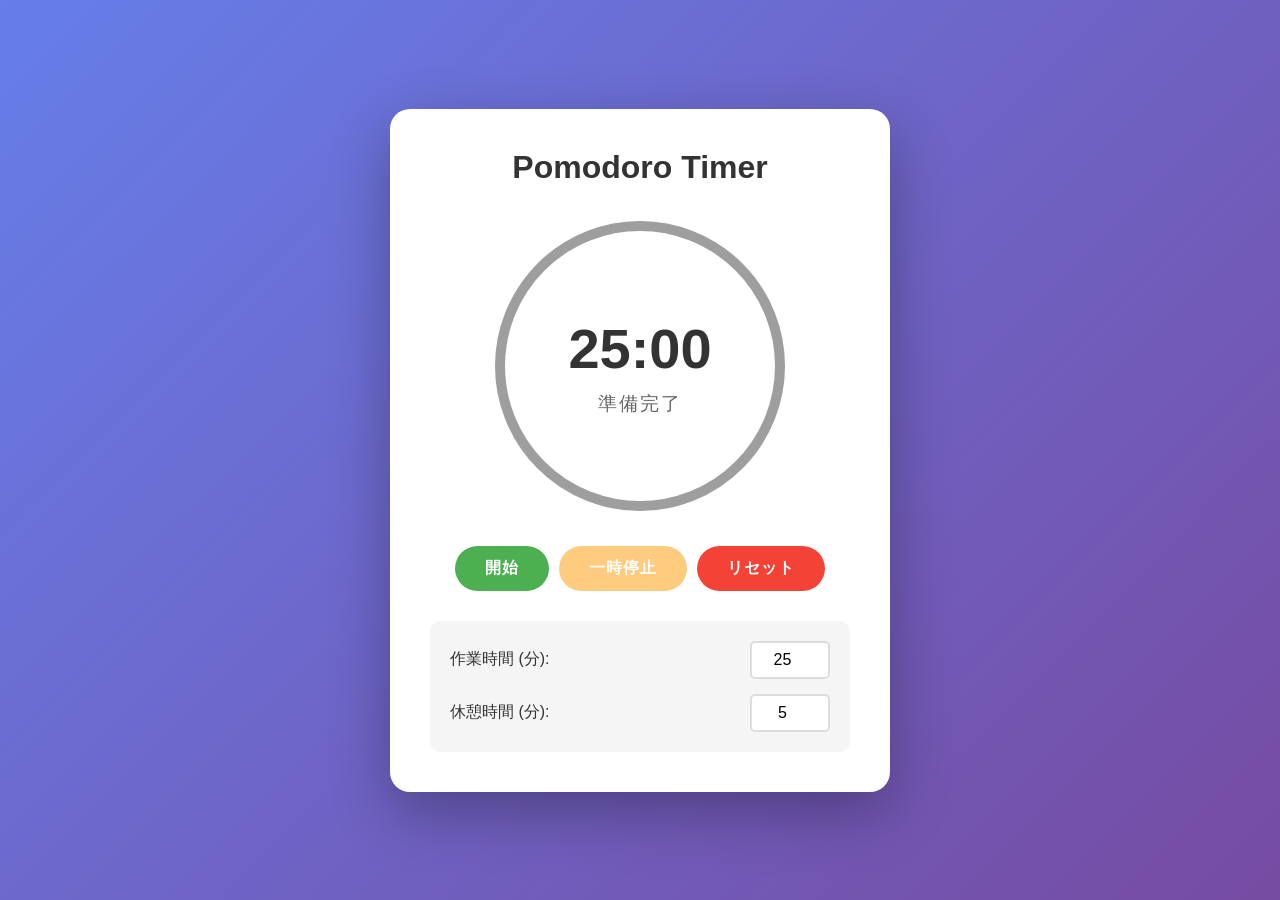
<file: pomodoro.html>
<!DOCTYPE html>
<html lang="ja">
<head>
    <meta charset="UTF-8">
    <meta name="viewport" content="width=device-width, initial-scale=1.0">
    <title>Pomodoro Timer</title>
    <link rel="stylesheet" href="pomodoro.css">
</head>
<body>
    <div class="container">
        <h1>Pomodoro Timer</h1>
        
        <div class="timer-container">
            <svg class="progress-ring" width="300" height="300">
                <circle class="progress-ring-circle-bg" 
                    stroke="#e0e0e0" 
                    stroke-width="10" 
                    fill="transparent" 
                    r="140" 
                    cx="150" 
                    cy="150"/>
                <circle class="progress-ring-circle" 
                    stroke="#4CAF50" 
                    stroke-width="10" 
                    fill="transparent" 
                    r="140" 
                    cx="150" 
                    cy="150"/>
            </svg>
            
            <div class="timer-display">
                <div class="time" id="timeDisplay">25:00</div>
                <div class="status" id="statusDisplay">準備完了</div>
            </div>
        </div>
        
        <div class="controls">
            <button id="startBtn" class="btn btn-primary">開始</button>
            <button id="pauseBtn" class="btn btn-secondary" disabled>一時停止</button>
            <button id="resetBtn" class="btn btn-tertiary">リセット</button>
        </div>
        
        <div class="settings">
            <div class="setting-item">
                <label for="workDuration">作業時間 (分):</label>
                <input type="number" id="workDuration" min="1" max="60" value="25">
            </div>
            <div class="setting-item">
                <label for="breakDuration">休憩時間 (分):</label>
                <input type="number" id="breakDuration" min="1" max="30" value="5">
            </div>
        </div>
    </div>
    
    <script src="pomodoro.js"></script>
</body>
</html>
</file>
<file: pomodoro.css>
* {
    margin: 0;
    padding: 0;
    box-sizing: border-box;
}

body {
    font-family: 'Segoe UI', Tahoma, Geneva, Verdana, sans-serif;
    background: linear-gradient(135deg, #667eea 0%, #764ba2 100%);
    min-height: 100vh;
    display: flex;
    justify-content: center;
    align-items: center;
    padding: 20px;
}

.container {
    background: white;
    border-radius: 20px;
    padding: 40px;
    box-shadow: 0 20px 60px rgba(0, 0, 0, 0.3);
    max-width: 500px;
    width: 100%;
}

h1 {
    text-align: center;
    color: #333;
    margin-bottom: 30px;
    font-size: 2rem;
}

.timer-container {
    position: relative;
    width: 300px;
    height: 300px;
    margin: 0 auto 30px;
}

.progress-ring {
    transform: rotate(-90deg);
}

.progress-ring-circle {
    transition: stroke-dashoffset 0.35s;
    transform-origin: 50% 50%;
    stroke-linecap: round;
}

.progress-ring-circle-bg {
    opacity: 0.2;
}

.timer-display {
    position: absolute;
    top: 50%;
    left: 50%;
    transform: translate(-50%, -50%);
    text-align: center;
}

.time {
    font-size: 3.5rem;
    font-weight: bold;
    color: #333;
    margin-bottom: 10px;
}

.status {
    font-size: 1.2rem;
    color: #666;
    text-transform: uppercase;
    letter-spacing: 2px;
}

.controls {
    display: flex;
    gap: 10px;
    justify-content: center;
    margin-bottom: 30px;
}

.btn {
    padding: 12px 30px;
    font-size: 1rem;
    border: none;
    border-radius: 25px;
    cursor: pointer;
    transition: all 0.3s;
    font-weight: 600;
    text-transform: uppercase;
    letter-spacing: 1px;
}

.btn:hover {
    transform: translateY(-2px);
    box-shadow: 0 5px 15px rgba(0, 0, 0, 0.2);
}

.btn:active {
    transform: translateY(0);
}

.btn:disabled {
    opacity: 0.5;
    cursor: not-allowed;
}

.btn:disabled:hover {
    transform: none;
    box-shadow: none;
}

.btn-primary {
    background: #4CAF50;
    color: white;
}

.btn-primary:hover {
    background: #45a049;
}

.btn-secondary {
    background: #ff9800;
    color: white;
}

.btn-secondary:hover {
    background: #e68900;
}

.btn-tertiary {
    background: #f44336;
    color: white;
}

.btn-tertiary:hover {
    background: #da190b;
}

.settings {
    background: #f5f5f5;
    padding: 20px;
    border-radius: 10px;
}

.setting-item {
    display: flex;
    justify-content: space-between;
    align-items: center;
    margin-bottom: 15px;
}

.setting-item:last-child {
    margin-bottom: 0;
}

.setting-item label {
    font-weight: 500;
    color: #333;
}

.setting-item input {
    width: 80px;
    padding: 8px;
    border: 2px solid #ddd;
    border-radius: 5px;
    font-size: 1rem;
    text-align: center;
}

.setting-item input:focus {
    outline: none;
    border-color: #667eea;
}

/* State-specific styles */
.timer-container.working .progress-ring-circle {
    stroke: #4CAF50;
}

.timer-container.break .progress-ring-circle {
    stroke: #2196F3;
}

.timer-container.stopped .progress-ring-circle {
    stroke: #9E9E9E;
}

/* Animation for state transitions */
@keyframes pulse {
    0%, 100% {
        transform: scale(1);
    }
    50% {
        transform: scale(1.05);
    }
}

.timer-container.working {
    animation: pulse 2s ease-in-out infinite;
}
</file>
